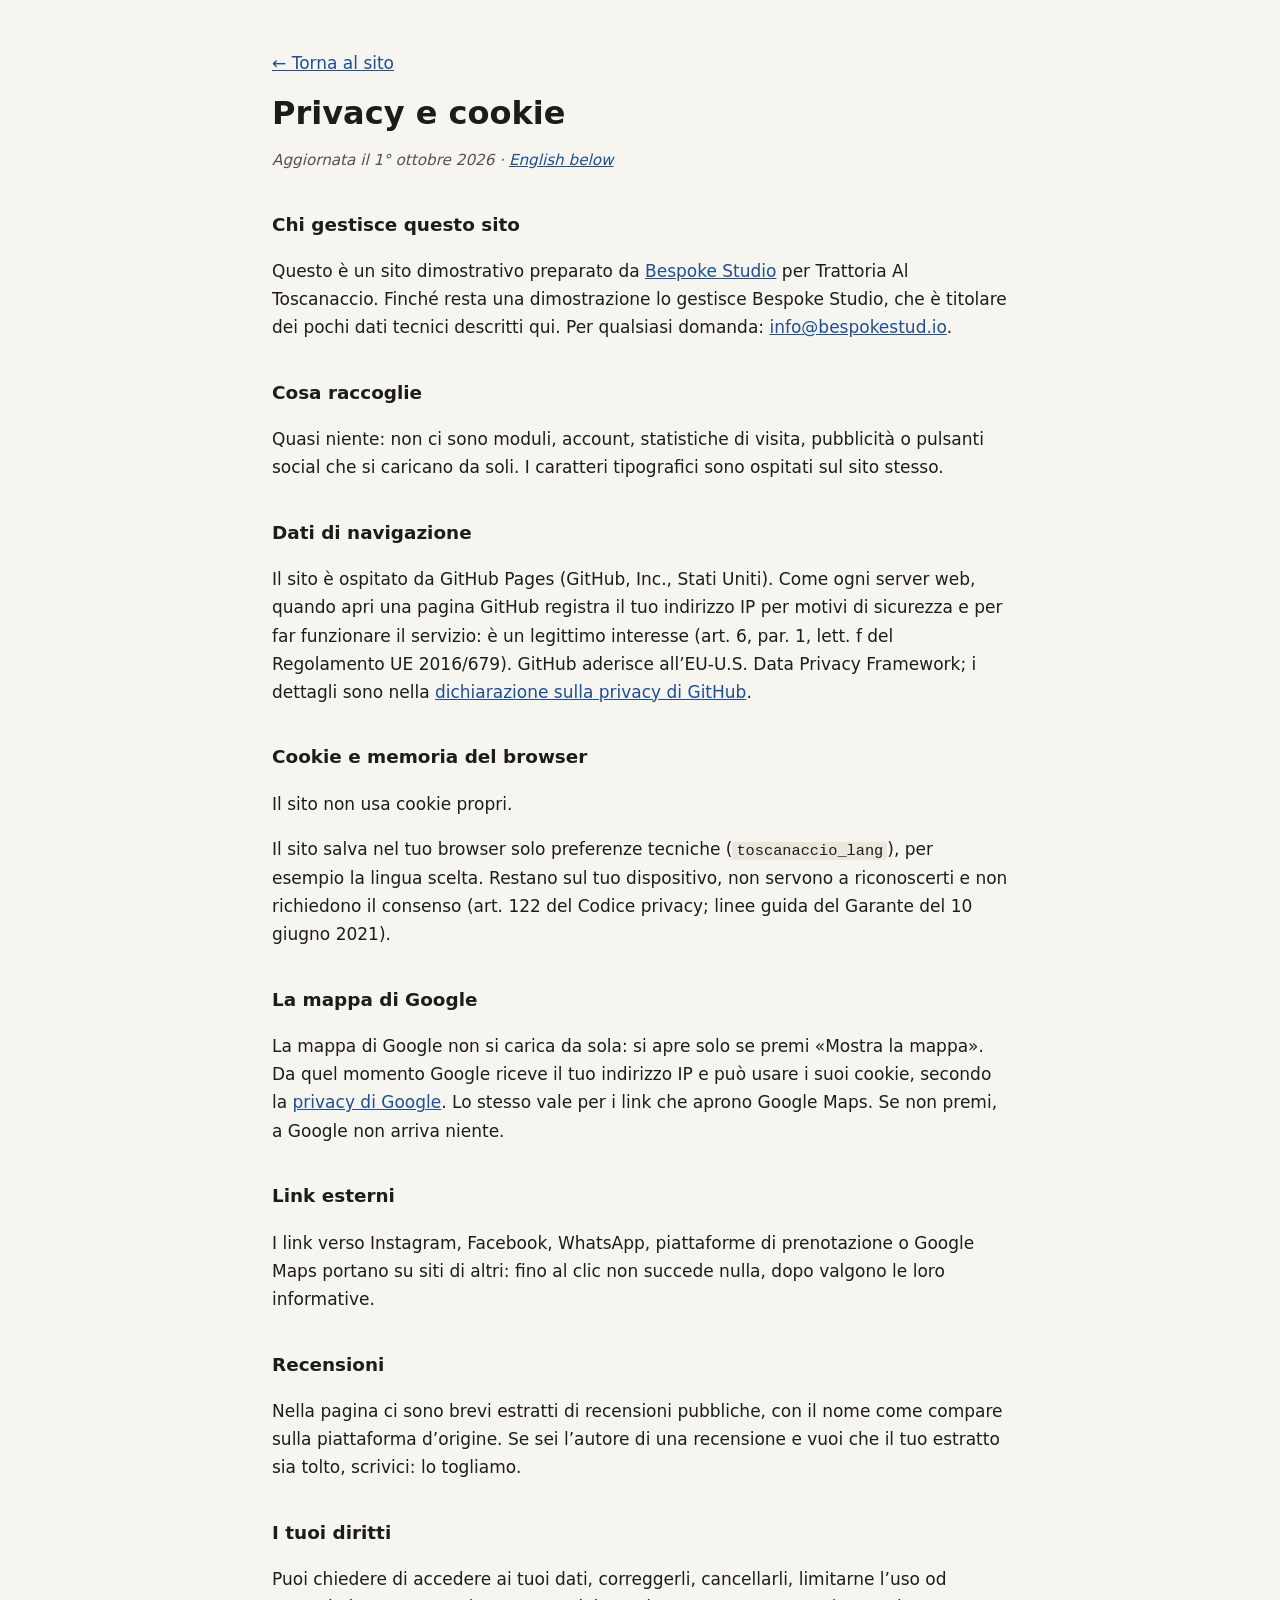
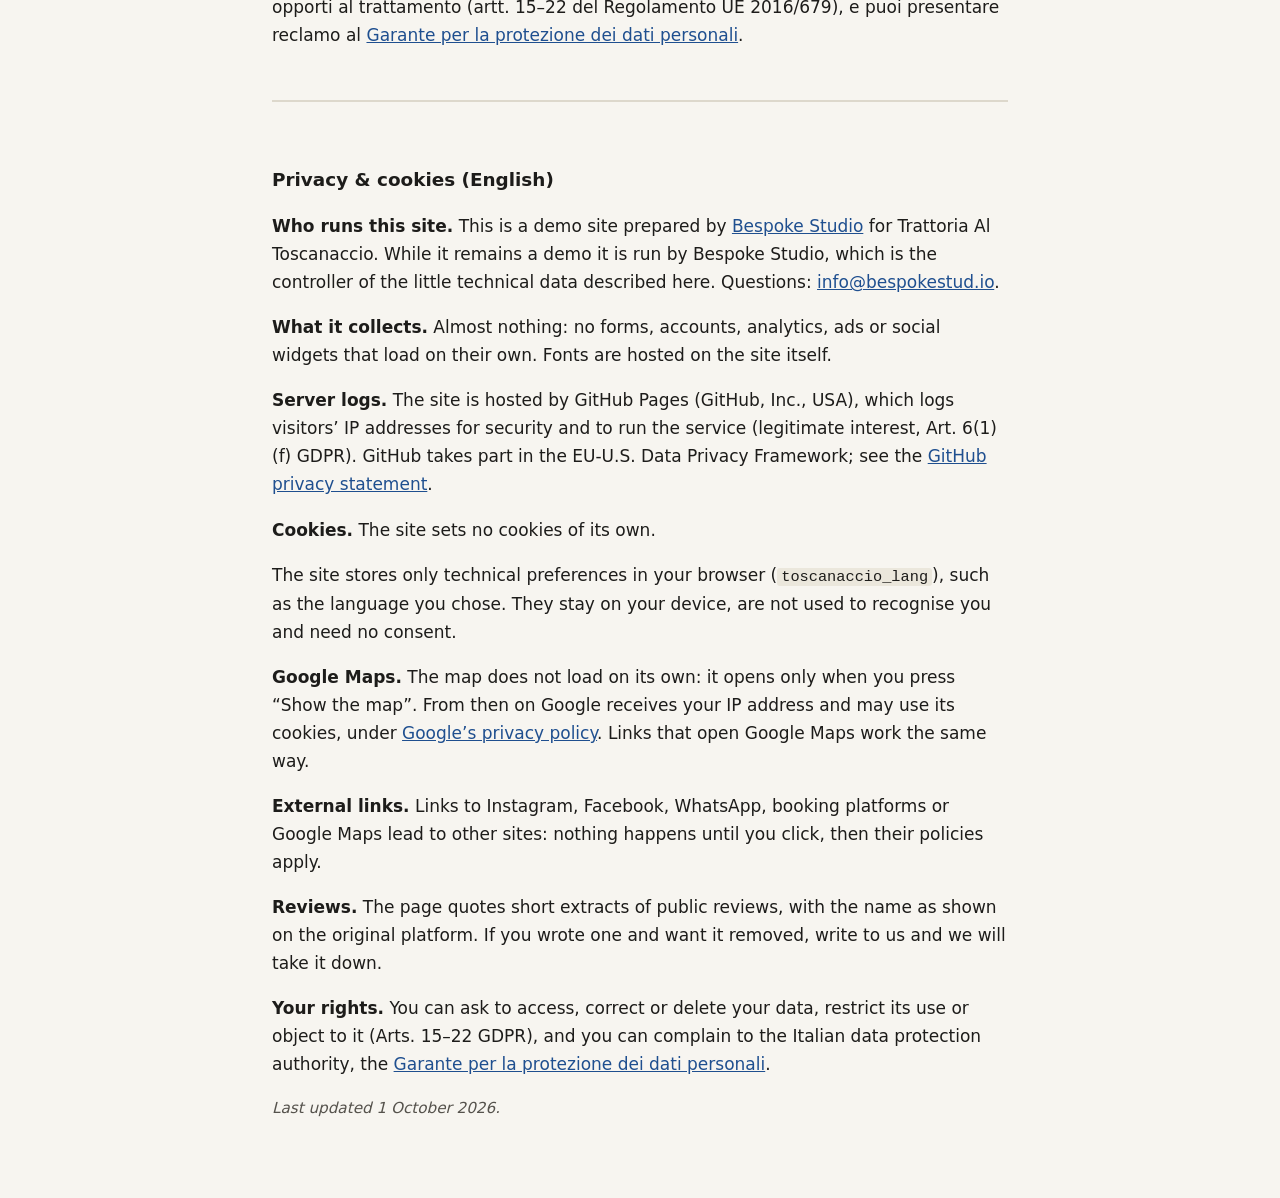
<file: privacy.html>
<!DOCTYPE html>
<html lang="it">
<head>
  <meta charset="UTF-8">
  <meta name="viewport" content="width=device-width, initial-scale=1.0">
  <meta name="robots" content="noindex">
  <title>Privacy e cookie · Trattoria Al Toscanaccio</title>
  <meta name="description" content="Informativa privacy e cookie del sito Trattoria Al Toscanaccio.">
  <style>
    body { margin: 0; background: #f7f5f0; color: #1d1c1a; font: 17px/1.65 system-ui, -apple-system, "Segoe UI", Roboto, sans-serif; }
    main { max-width: 46rem; margin: 0 auto; padding: 32px 20px 64px; }
    h1 { font-size: 2rem; line-height: 1.2; margin: 0.4em 0 0.2em; }
    h2 { font-size: 1.15rem; margin: 2em 0 0.4em; }
    a { color: #1f4f8f; }
    .data { color: #55524c; font-style: italic; font-size: 0.95rem; }
    .en { margin-top: 3em; padding-top: 1.5em; border-top: 2px solid #ddd8cc; }
    code { font-size: 0.9em; background: #ebe7dc; padding: 0 4px; border-radius: 3px; }
  </style>
</head>
<body>
<main>
  <p><a href="index.html">← Torna al sito</a></p>
  <h1>Privacy e cookie</h1>
  <p class="data">Aggiornata il 1° ottobre 2026 · <a href="#english" lang="en">English below</a></p>
  <h2>Chi gestisce questo sito</h2>
  <p>Questo è un sito dimostrativo preparato da <a href="https://bespokestud.io" rel="noopener">Bespoke Studio</a> per Trattoria Al Toscanaccio. Finché resta una dimostrazione lo gestisce Bespoke Studio, che è titolare dei pochi dati tecnici descritti qui. Per qualsiasi domanda: <a href="mailto:info@bespokestud.io">info@bespokestud.io</a>.</p>
  <h2>Cosa raccoglie</h2>
  <p>Quasi niente: non ci sono moduli, account, statistiche di visita, pubblicità o pulsanti social che si caricano da soli. I caratteri tipografici sono ospitati sul sito stesso.</p>
  <h2>Dati di navigazione</h2>
  <p>Il sito è ospitato da GitHub Pages (GitHub, Inc., Stati Uniti). Come ogni server web, quando apri una pagina GitHub registra il tuo indirizzo IP per motivi di sicurezza e per far funzionare il servizio: è un legittimo interesse (art. 6, par. 1, lett. f del Regolamento UE 2016/679). GitHub aderisce all’EU-U.S. Data Privacy Framework; i dettagli sono nella <a href="https://docs.github.com/site-policy/privacy-policies/github-general-privacy-statement" rel="noopener">dichiarazione sulla privacy di GitHub</a>.</p>
  
  <h2>Cookie e memoria del browser</h2>
  <p>Il sito non usa cookie propri.</p>
  <p>Il sito salva nel tuo browser solo preferenze tecniche (<code>toscanaccio_lang</code>), per esempio la lingua scelta. Restano sul tuo dispositivo, non servono a riconoscerti e non richiedono il consenso (art. 122 del Codice privacy; linee guida del Garante del 10 giugno 2021).</p>
  <h2>La mappa di Google</h2>
  <p>La mappa di Google non si carica da sola: si apre solo se premi «Mostra la mappa». Da quel momento Google riceve il tuo indirizzo IP e può usare i suoi cookie, secondo la <a href="https://policies.google.com/privacy?hl=it" rel="noopener">privacy di Google</a>. Lo stesso vale per i link che aprono Google Maps. Se non premi, a Google non arriva niente.</p>
  <h2>Link esterni</h2>
  <p>I link verso Instagram, Facebook, WhatsApp, piattaforme di prenotazione o Google Maps portano su siti di altri: fino al clic non succede nulla, dopo valgono le loro informative.</p>
  <h2>Recensioni</h2>
  <p>Nella pagina ci sono brevi estratti di recensioni pubbliche, con il nome come compare sulla piattaforma d’origine. Se sei l’autore di una recensione e vuoi che il tuo estratto sia tolto, scrivici: lo togliamo.</p>
  <h2>I tuoi diritti</h2>
  <p>Puoi chiedere di accedere ai tuoi dati, correggerli, cancellarli, limitarne l’uso od opporti al trattamento (artt. 15–22 del Regolamento UE 2016/679), e puoi presentare reclamo al <a href="https://www.garanteprivacy.it" rel="noopener">Garante per la protezione dei dati personali</a>.</p>
  <div class="en" id="english" lang="en">
    <h2>Privacy &amp; cookies (English)</h2>
    <p><strong>Who runs this site.</strong> This is a demo site prepared by <a href="https://bespokestud.io" rel="noopener">Bespoke Studio</a> for Trattoria Al Toscanaccio. While it remains a demo it is run by Bespoke Studio, which is the controller of the little technical data described here. Questions: <a href="mailto:info@bespokestud.io">info@bespokestud.io</a>.</p>
    <p><strong>What it collects.</strong> Almost nothing: no forms, accounts, analytics, ads or social widgets that load on their own. Fonts are hosted on the site itself.</p>
    <p><strong>Server logs.</strong> The site is hosted by GitHub Pages (GitHub, Inc., USA), which logs visitors’ IP addresses for security and to run the service (legitimate interest, Art. 6(1)(f) GDPR). GitHub takes part in the EU-U.S. Data Privacy Framework; see the <a href="https://docs.github.com/site-policy/privacy-policies/github-general-privacy-statement" rel="noopener">GitHub privacy statement</a>.</p>
    
    <p><strong>Cookies.</strong> The site sets no cookies of its own.</p>
    <p>The site stores only technical preferences in your browser (<code>toscanaccio_lang</code>), such as the language you chose. They stay on your device, are not used to recognise you and need no consent.</p>
    <p><strong>Google Maps.</strong> The map does not load on its own: it opens only when you press “Show the map”. From then on Google receives your IP address and may use its cookies, under <a href="https://policies.google.com/privacy?hl=en" rel="noopener">Google’s privacy policy</a>. Links that open Google Maps work the same way.</p>
    <p><strong>External links.</strong> Links to Instagram, Facebook, WhatsApp, booking platforms or Google Maps lead to other sites: nothing happens until you click, then their policies apply.</p>
    <p><strong>Reviews.</strong> The page quotes short extracts of public reviews, with the name as shown on the original platform. If you wrote one and want it removed, write to us and we will take it down.</p>
    <p><strong>Your rights.</strong> You can ask to access, correct or delete your data, restrict its use or object to it (Arts. 15–22 GDPR), and you can complain to the Italian data protection authority, the <a href="https://www.garanteprivacy.it" rel="noopener">Garante per la protezione dei dati personali</a>.</p>
    <p class="data">Last updated 1 October 2026.</p>
  </div>
</main>
</body>
</html>
</file>
